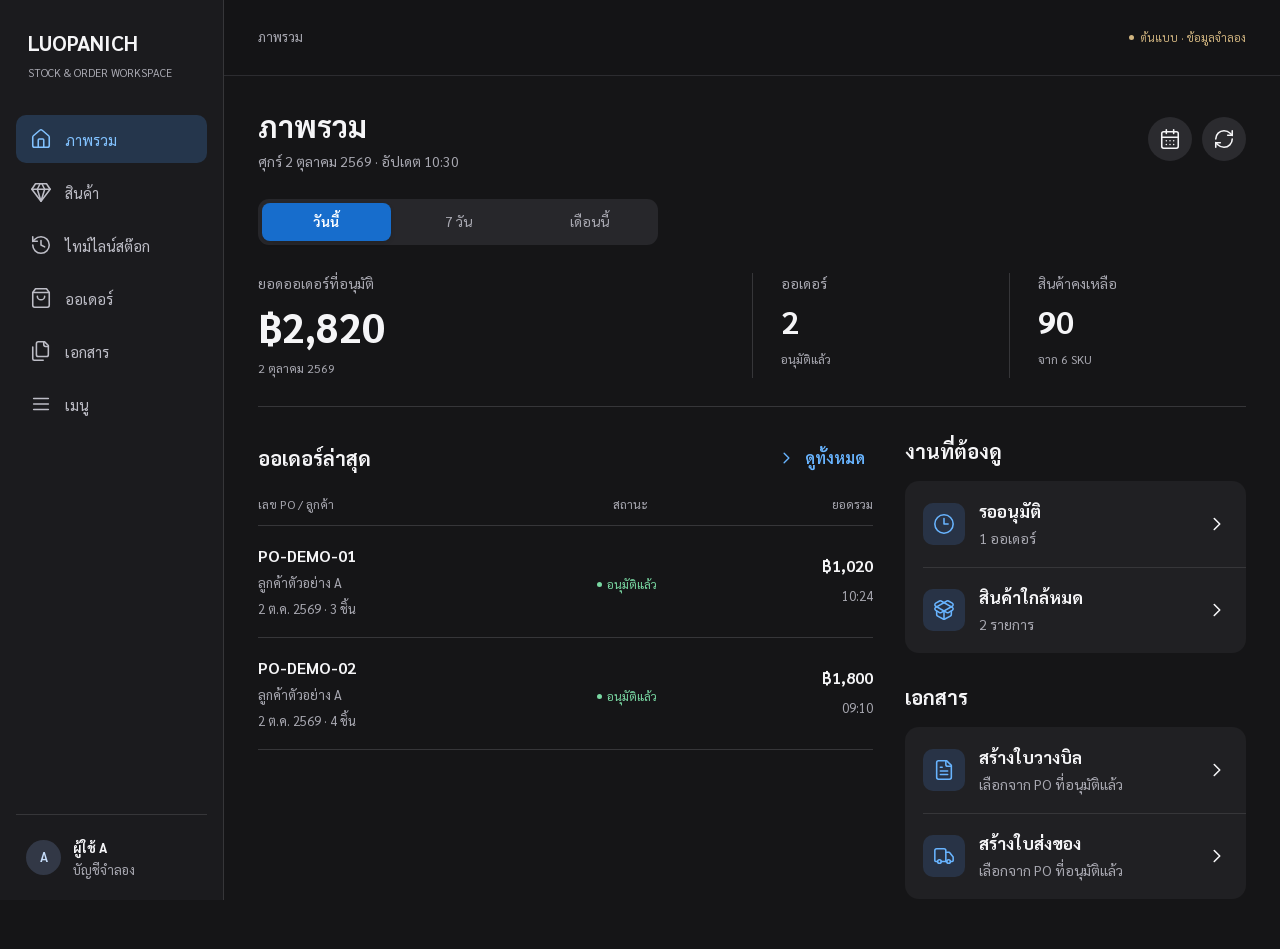
<file: index.html>
<!doctype html>
<html lang="th">
<head>
  <meta charset="utf-8">
  <meta name="viewport" content="width=device-width, initial-scale=1, viewport-fit=cover">
  <meta name="theme-color" content="#151517">
  <meta http-equiv="Content-Security-Policy" content="default-src 'self' file:; script-src 'self' file:; style-src 'self' file:; img-src 'self' file: data:; font-src 'self' file:; connect-src 'none'; object-src 'none'; base-uri 'none'; form-action 'none'">
  <title>LUOPANICH · B / iOS Prototype</title>
  <link rel="stylesheet" href="styles.css">
  <script defer src="assets/vendor/lucide.min.js"></script>
  <script defer src="model.js"></script>
  <script defer src="app.js"></script>
</head>
<body>
  <a class="skip-link" href="#main">ข้ามไปเนื้อหา</a>
  <aside id="sidebar" aria-label="เมนูหลัก"></aside>
  <div class="workspace">
    <header id="topbar"></header>
    <main id="main" tabindex="-1"></main>
  </div>
  <nav id="tabbar" aria-label="เมนูมือถือ"></nav>
  <div id="taskbar"></div>
  <dialog id="dialog" aria-labelledby="dialog-title"></dialog>
  <div id="toast" role="status" aria-live="polite"></div>
  <noscript>ต้นแบบนี้ต้องเปิดใช้ JavaScript เพื่อแสดงข้อมูลจำลอง</noscript>
</body>
</html>
</file>
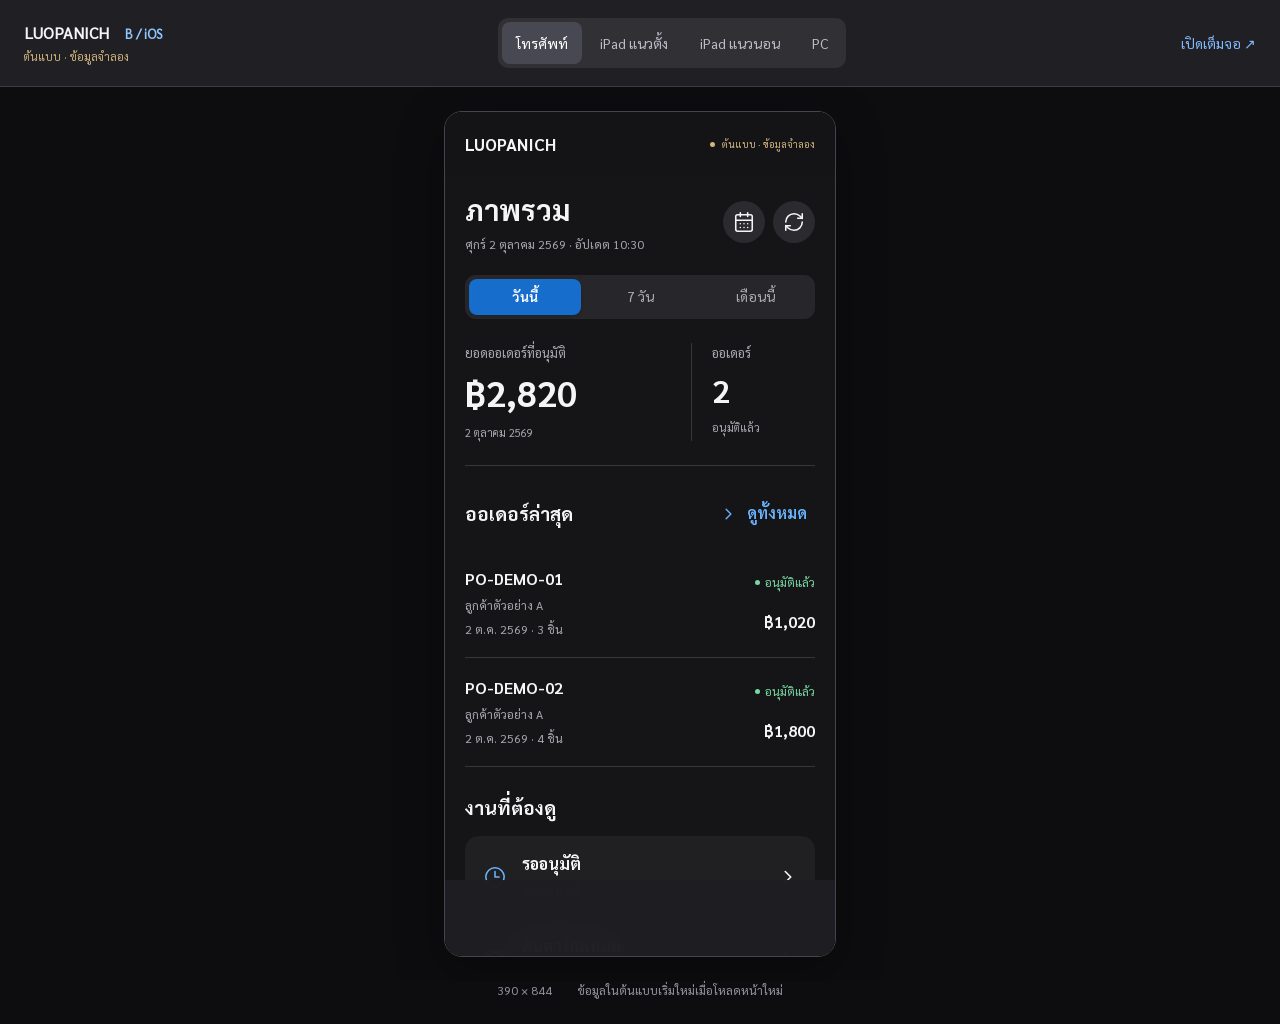
<file: preview.html>
<!doctype html>
<html lang="th">
<head>
  <meta charset="utf-8">
  <meta name="viewport" content="width=device-width,initial-scale=1">
  <title>LUOPANICH · Responsive Preview</title>
  <link rel="stylesheet" href="preview.css">
  <script defer src="preview.js"></script>
</head>
<body>
  <header><div><strong>LUOPANICH <span>B / iOS</span></strong><small>ต้นแบบ · ข้อมูลจำลอง</small></div><nav aria-label="ขนาดหน้าจอตัวอย่าง"><button data-size="phone" aria-pressed="true">โทรศัพท์</button><button data-size="tablet" aria-pressed="false">iPad แนวตั้ง</button><button data-size="landscape" aria-pressed="false">iPad แนวนอน</button><button data-size="desktop" aria-pressed="false">PC</button></nav><a href="index.html" target="_blank" rel="noopener">เปิดเต็มจอ ↗</a></header>
  <main><div class="canvas"><div class="device" data-size="phone"><iframe src="index.html" title="ต้นแบบ Luopanich ข้อมูลจำลอง"></iframe></div></div></main>
  <footer><span id="dimensions">390 × 844</span><span>ข้อมูลในต้นแบบเริ่มใหม่เมื่อโหลดหน้าใหม่</span></footer>
</body>
</html>
</file>
<file: styles.css>
@font-face{font-family:Sarabun;src:url('assets/fonts/Sarabun-Regular.ttf') format('truetype');font-weight:400;font-display:swap}
@font-face{font-family:Sarabun;src:url('assets/fonts/Sarabun-SemiBold.ttf') format('truetype');font-weight:600;font-display:swap}
@font-face{font-family:Sarabun;src:url('assets/fonts/Sarabun-Bold.ttf') format('truetype');font-weight:700;font-display:swap}
:root{color-scheme:dark;--bg:#151517;--surface:#202023;--raised:#2b2b2f;--line:#363639;--text:#f5f5f7;--muted:#a9a9b2;--blue:#68b4ff;--action:#1378ed;--green:#79d7a2;--amber:#f2c46d;--red:#ff929d;--radius:14px;--nav:224px;--font:-apple-system,BlinkMacSystemFont,'Segoe UI',Sarabun,sans-serif}
*{box-sizing:border-box;letter-spacing:0}
body{margin:0;background:var(--bg);color:var(--text);font:16px/1.55 var(--font);-webkit-font-smoothing:antialiased}
button,input,select,textarea{font:inherit;color:inherit}
button,a,input,select,textarea{-webkit-tap-highlight-color:transparent}
button{cursor:pointer;border:0;background:none;touch-action:manipulation}
button:disabled{opacity:.42;cursor:not-allowed}
a{color:var(--blue);text-decoration:none}
button:focus-visible,a:focus-visible,input:focus-visible,select:focus-visible,textarea:focus-visible{outline:3px solid var(--blue);outline-offset:3px}
button:hover:not(:disabled){filter:brightness(1.1)}
button:active:not(:disabled){transform:translateY(1px)}
input,select,textarea{border:1px solid var(--line);border-radius:9px;background:var(--raised);min-height:46px;padding:10px 12px;max-width:100%}
input::placeholder,textarea::placeholder{color:var(--muted);opacity:1}
input[type=checkbox]{width:23px;height:23px;min-height:0;margin:0;accent-color:var(--action);flex-shrink:0;cursor:pointer}
input[type=number]{width:80px;font-variant-numeric:tabular-nums}
textarea{width:100%;resize:vertical;min-height:80px}
h1,h2,h3,p{margin:0}h1{font-size:30px;font-weight:700;line-height:1.3}h2{font-size:20px;line-height:1.4}h3{font-size:17px}
small,.small{font-size:13px}.muted{color:var(--muted)}.blue{color:var(--blue)}.green{color:var(--green)}.amber{color:var(--amber)}.red{color:var(--red)}
.num{font-variant-numeric:tabular-nums}.truncate{overflow:hidden;text-overflow:ellipsis;white-space:nowrap;min-width:0}.total-detail{display:block}
svg.lucide{width:22px;height:22px;stroke-width:1.7;flex-shrink:0;pointer-events:none}
.icon-button{width:44px;height:44px;display:inline-flex;align-items:center;justify-content:center;border-radius:50%;background:var(--raised);flex-shrink:0;position:relative}
.icon-button[data-tip]:hover:after{content:attr(data-tip);position:absolute;right:0;top:calc(100% + 8px);background:#45454c;border:1px solid #5e5e67;border-radius:6px;padding:5px 9px;white-space:nowrap;font-size:12px;z-index:25;pointer-events:none}
.primary,.secondary,.text-button{min-height:46px;padding:10px 18px;display:inline-flex;align-items:center;justify-content:center;gap:9px;border-radius:10px;font-weight:600}
.primary{background:var(--action);color:#fff}.secondary{background:var(--raised);border:1px solid var(--line)}.text-button{color:var(--blue);padding:8px}
.text-button svg{width:19px}.danger{color:var(--red)}.grow{flex:1;min-width:0}.row{display:flex;align-items:center;gap:12px}.between{justify-content:space-between}.wrap{flex-wrap:wrap}.stack{display:grid;gap:16px}.hide{display:none!important}
.skip-link{position:fixed;top:-100px;left:20px;background:var(--action);color:white;padding:12px;z-index:100}.skip-link:focus{top:12px}
#sidebar{position:fixed;width:var(--nav);inset:0 auto 0 0;border-right:1px solid var(--line);background:#1b1b1e;display:flex;flex-direction:column;padding:30px 16px 20px;z-index:30}
.brand{font-size:21px;font-weight:700;letter-spacing:0;line-height:1.2}.brand-sub{font-size:11px;color:var(--muted);margin-top:9px}
.sidebar-brand{padding:0 12px 34px}.sidebar-nav{display:grid;gap:5px}.nav-button{min-height:48px;display:flex;align-items:center;gap:13px;padding:11px 14px;width:100%;border-radius:10px;text-align:left;color:#bdbdc6;font-size:15px}.nav-button.active{background:#25364c;color:#82c2ff}.nav-button:hover{background:#2c2c30}.sidebar-bottom{margin-top:auto;padding:20px 10px 0;border-top:1px solid var(--line)}.avatar{width:35px;height:35px;border-radius:50%;display:grid;place-items:center;background:#323846;color:#c6ddfa;font-weight:600;font-size:13px}
.workspace{margin-left:var(--nav)}#topbar{height:76px;display:flex;align-items:center;justify-content:space-between;padding:0 34px;border-bottom:1px solid #2c2c30;background:rgba(21,21,23,.94);position:sticky;top:0;z-index:20;backdrop-filter:blur(12px)}.top-caption{font-size:13px;color:var(--muted)}.demo-badge{display:inline-flex;align-items:center;gap:7px;font-size:11px;color:#d1b580;white-space:nowrap}.demo-badge:before{content:'';width:5px;height:5px;border-radius:50%;background:#d1b580}.mobile-brand{display:none}
#main{max-width:1440px;padding:30px 34px 50px;margin:0 auto;min-height:calc(100dvh - 76px);outline:none}.page-heading{display:flex;align-items:center;justify-content:space-between;gap:18px;margin-bottom:26px}.page-subtitle{font-size:14px;color:var(--muted);margin-top:6px}.page-heading .controls{display:flex;gap:10px;align-items:center}.eyebrow{font-size:12px;color:var(--muted);margin-bottom:8px}.section{margin-top:28px}.section-title{display:flex;align-items:center;justify-content:space-between;gap:12px;margin-bottom:14px;min-height:32px}.section-title .small{color:var(--muted)}
.segmented{display:flex;padding:4px;background:#27272b;border-radius:11px;gap:3px;max-width:400px}.segmented button{flex:1;min-height:38px;padding:6px 16px;border-radius:8px;color:var(--muted);white-space:nowrap;font-size:14px}.segmented button[aria-pressed=true],.segmented button[aria-selected=true]{background:#45454c;color:#fff;font-weight:600;box-shadow:0 2px 4px #0002}.segmented.blue-selection button[aria-pressed=true]{background:#176dcc}
.summary-band{display:grid;grid-template-columns:2fr 1fr 1fr;padding:28px 0;border-bottom:1px solid var(--line);gap:20px}.metric{border-left:1px solid var(--line);padding-left:28px}.metric:first-child{border-left:0;padding-left:0}.metric-label{color:var(--muted);font-size:14px;margin-bottom:8px}.metric-value{font-size:32px;font-weight:700;line-height:1.2}.metric:first-child .metric-value{font-size:40px}.metric-caption{font-size:12px;color:var(--muted);margin-top:9px}.dashboard-grid{display:grid;grid-template-columns:minmax(0,1.8fr) minmax(250px,1fr);gap:32px}.list-group{background:var(--surface);border-radius:var(--radius);overflow:hidden}.group-row{display:flex;align-items:center;gap:14px;min-height:76px;padding:17px 18px;width:100%;text-align:left;position:relative}.group-row+.group-row:before{content:'';height:1px;background:var(--line);position:absolute;left:18px;right:0;top:0}.group-row p{font-size:14px;color:var(--muted);margin-top:4px}.row-icon{width:42px;height:42px;display:grid;place-items:center;color:var(--blue);background:#283346;border-radius:10px;flex-shrink:0}.chevron{color:#8a8a94;width:18px!important}.badge{font-size:12px;display:inline-flex;align-items:center;gap:5px;color:var(--green);white-space:nowrap}.badge:before{content:'';width:5px;height:5px;border-radius:50%;background:currentColor}.badge.pending{color:var(--amber)}.badge.draft{color:var(--blue)}.order-entry{display:grid;grid-template-columns:minmax(0,1fr) 140px 120px;align-items:center;gap:16px;width:100%;text-align:left;padding:18px 0;border-bottom:1px solid var(--line)}.order-meta{font-size:13px;color:var(--muted);margin-top:5px}.order-value{text-align:right}.order-value strong{display:block;margin-bottom:4px}.list-header{display:grid;grid-template-columns:minmax(0,1fr) 140px 120px;padding-bottom:11px;border-bottom:1px solid var(--line);font-size:12px;color:var(--muted)}.list-header span:last-child{text-align:right}
.toolbar{display:flex;align-items:center;gap:12px;flex-wrap:wrap;margin-bottom:20px}.search{display:flex;align-items:center;gap:10px;background:var(--raised);border:1px solid transparent;border-radius:11px;padding:0 14px;flex:1;min-width:180px;max-width:560px;color:var(--muted)}.search:focus-within{border-color:var(--blue)}.search input{border:0;outline:0!important;width:100%;padding:12px 0;background:transparent;min-width:0;height:48px;font-size:16px}.search svg{width:20px}.search .clear-search{width:28px;height:32px;display:grid;place-items:center;color:var(--muted)}.search .clear-search svg{width:16px}.filter-toggle{border-radius:11px}.filter-panel{display:flex;flex-wrap:wrap;gap:16px;margin-bottom:22px;padding:16px 0;border-block:1px solid var(--line)}.field{display:grid;gap:7px;min-width:0}.field>span,.field>label{color:var(--muted);font-size:13px}.field input,.field select{width:100%}.filter-panel .field{flex:1;min-width:150px}.results-caption{display:flex;justify-content:space-between;align-items:center;color:var(--muted);font-size:13px;margin:0 0 12px}.results-caption select{font-size:13px;border:0;background:transparent;padding:6px;min-height:38px}
.products{border-radius:var(--radius);background:var(--surface);overflow:hidden}.product-row{display:grid;grid-template-columns:68px minmax(0,1fr) 110px 100px 24px;align-items:center;gap:20px;padding:18px 20px;border-bottom:1px solid var(--line);width:100%;text-align:left}.product-row:last-child{border:0}.product-row:hover{background:#27272b}.thumb{width:68px;height:68px;object-fit:contain;border-radius:9px;background:#fafafa;flex-shrink:0}.product-name{font-weight:600;overflow-wrap:anywhere}.product-info small{display:block;color:var(--muted);margin-top:4px}.product-stock{font-size:14px}.product-stock strong{font-size:18px;display:block}.product-price{text-align:right;font-weight:600}.stock-low{color:var(--amber)}.stock-out{color:var(--red)}.product-stock-mobile{display:none}.empty{padding:55px 16px;text-align:center;color:var(--muted)}.empty svg{width:38px;height:38px;margin-bottom:14px}.empty strong{display:block;color:var(--text);margin-bottom:8px}.empty p{font-size:14px}.empty .secondary{margin-top:20px}
.timeline-group{margin-bottom:28px}.date-label{font-size:14px;color:var(--muted);padding:10px 0 15px}.event-row{border-bottom:1px solid var(--line)}.event-row summary{list-style:none;display:grid;grid-template-columns:52px 52px minmax(0,1fr) 150px;gap:15px;align-items:center;cursor:pointer;padding:18px 0}.event-row summary::-webkit-details-marker{display:none}.event-row .thumb{width:52px;height:52px}.event-time{font-size:13px;color:var(--muted)}.event-value{text-align:right}.event-value strong{font-size:18px}.event-details{padding:14px 16px;margin:0 0 18px 82px;border-left:2px solid #50505b;background:#1e1e22;font-size:14px}.event-details div+div{margin-top:6px}.event-type{font-size:12px;margin-top:5px;color:var(--muted)}
.doc-hub{display:grid;grid-template-columns:1fr 1fr;gap:18px}.doc-launch{display:flex;gap:18px;align-items:center;padding:28px 24px;min-height:150px;border:1px solid var(--line);border-radius:14px;text-align:left;background:var(--surface)}.doc-launch .row-icon{width:55px;height:55px}.doc-launch h2{margin-bottom:7px}.doc-launch p{font-size:14px;color:var(--muted)}.doc-launch .chevron{margin-left:auto}.draft-row{display:flex;align-items:center;gap:16px;width:100%;padding:20px 0;border-bottom:1px solid var(--line);text-align:left}.draft-row .price{text-align:right}.stepper{display:flex;align-items:flex-start;justify-content:center;max-width:650px;margin:0 auto 28px}.step{flex:1;text-align:center;position:relative;color:var(--muted);font-size:12px}.step:not(:last-child):after{content:'';position:absolute;top:16px;left:calc(50% + 26px);right:calc(-50% + 26px);height:1px;background:#4a4a52}.step-dot{height:32px;width:32px;margin:0 auto 7px;border-radius:50%;border:1px solid #53535d;display:grid;place-items:center}.step.active{color:var(--blue)}.step.active .step-dot,.step.done .step-dot{color:white;background:var(--action);border-color:var(--action)}.step-dot svg{width:17px;height:17px}.po-list{background:var(--surface);border-radius:14px;overflow:hidden}.po-row{display:flex;gap:16px;align-items:center;padding:20px;width:100%;min-height:98px;border-bottom:1px solid var(--line);cursor:pointer}.po-row:last-child{border:0}.po-row:has(input:checked){background:#203044}.po-row.disabled{opacity:.5;cursor:not-allowed}.po-row input{border-radius:50%;accent-color:var(--action)}.po-data{flex:1;min-width:0}.po-data strong{display:block;margin-bottom:4px}.po-data p{font-size:14px;color:var(--muted)}.po-right{text-align:right}.po-right small{display:block;color:var(--muted);margin-top:5px}.selection-note{font-size:13px;color:var(--muted);margin-top:14px}.task-view #main{padding-bottom:120px}.task-view #tabbar{display:none}
#taskbar{display:none}.task-view #taskbar{display:flex;align-items:center;justify-content:space-between;gap:16px;position:fixed;bottom:0;left:var(--nav);right:0;padding:16px 34px max(16px,env(safe-area-inset-bottom));background:rgba(34,34,38,.96);border-top:1px solid var(--line);z-index:25;backdrop-filter:blur(12px)}.task-summary strong{display:block;font-size:17px}.task-summary small{color:var(--muted)}.task-actions{display:flex;gap:10px}.task-back{display:inline-flex;align-items:center;gap:4px;min-height:44px;color:var(--blue);padding:0 5px 0 0}.task-back svg{width:21px}.doc-layout{display:grid;grid-template-columns:minmax(0,1fr) minmax(320px,.85fr);gap:30px;align-items:start}.doc-layout.only-picker{display:block;max-width:800px;margin:0 auto}.doc-meta{display:flex;gap:20px;justify-content:space-between;padding:0 0 22px;margin-bottom:22px;border-bottom:1px solid var(--line)}.doc-meta strong{display:block}.doc-meta small{color:var(--muted);display:block;margin-bottom:5px}.po-tags{display:flex;flex-wrap:wrap;gap:8px;margin-top:12px}.po-tag{font-size:12px;color:var(--muted);border:1px solid var(--line);border-radius:6px;padding:4px 7px}.editor-tabs{display:none}.edit-item{padding:18px 0;border-bottom:1px solid var(--line)}.edit-item-top{display:flex;align-items:center;gap:12px}.edit-item-top .thumb{width:52px;height:52px}.select-label{min-width:40px;min-height:44px;display:flex;align-items:center;justify-content:center}.edit-item-controls{display:flex;align-items:flex-end;justify-content:space-between;gap:12px;padding-left:64px;margin-top:15px}.edit-item-controls .field{max-width:100px}.edit-item-controls .item-sum{text-align:right}.item-sum small{color:var(--muted);display:block;margin-bottom:8px}.qty-stepper{display:flex;border:1px solid var(--line);border-radius:9px;overflow:hidden;background:var(--raised)}.qty-stepper button{width:42px;min-height:44px;display:grid;place-items:center;flex-shrink:0}.qty-stepper button svg{width:16px}.qty-stepper input{width:51px;min-width:0;padding:6px 2px;text-align:center;border:0;border-radius:0;-moz-appearance:textfield}.qty-stepper input::-webkit-inner-spin-button{appearance:none}.doc-total{display:flex;justify-content:space-between;gap:16px;padding:22px 0;font-weight:600}.doc-total strong{font-size:24px}.doc-note{margin-top:22px}.error-text{color:var(--red);font-size:14px;margin-top:10px}.error-banner{border-left:3px solid var(--red);padding:12px 16px;background:#32232a;margin-bottom:18px}.preview-panel{border-left:1px solid var(--line);padding-left:28px;position:sticky;top:103px;min-width:0}.preview-tools{display:flex;align-items:center;justify-content:space-between;gap:8px;margin-bottom:16px}.preview-tools .icon-button{width:44px;height:44px}.preview-ready{font-size:12px;color:var(--green);display:flex;align-items:center;gap:6px}.preview-ready svg{width:15px}.paper{background:white;color:#202328;padding:30px 24px;min-height:520px;font-family:Sarabun,sans-serif;box-shadow:0 8px 26px #0002;overflow-wrap:anywhere}.paper-head{display:flex;justify-content:space-between;gap:14px;border-bottom:2px solid #242932;padding-bottom:17px;margin-bottom:18px}.paper-brand{font-size:18px;font-weight:700}.paper h3{font-size:16px}.paper-meta{font-size:11px;line-height:1.7}.paper-label{color:#666;font-size:10px}.paper table{width:100%;border-collapse:collapse;margin-top:22px;font-size:10px}.paper th{text-align:left;background:#f0f1f3;border-block:1px solid #d8dce2;padding:8px 4px;font-weight:600}.paper td{border-bottom:1px solid #e5e7eb;padding:10px 4px;vertical-align:middle}.paper td img{width:28px;height:28px;object-fit:contain}.paper td.numeric,.paper th.numeric{text-align:right}.paper-total{display:flex;justify-content:space-between;margin-top:16px;font-weight:700;font-size:13px}.paper-note{font-size:11px;margin-top:20px}.paper-signatures{display:flex;justify-content:space-between;margin-top:60px;font-size:10px;text-align:center;gap:20px}.paper-signatures span{padding-top:8px;border-top:1px solid #aaa;min-width:90px}.paper-demo{font-size:10px;text-align:center;color:#777;margin-top:28px}.preview-full{max-width:760px;margin:0 auto}.preview-full .paper{padding:44px;min-height:840px}.preview-full .paper table{font-size:13px}.preview-full .paper td img{width:40px;height:40px}.preview-full .paper-meta{font-size:13px}.preview-full .paper-total{font-size:18px}.preview-full .paper-brand{font-size:24px}.preview-full .paper-signatures{margin-top:100px}
#tabbar{display:none}.menu-grid{max-width:700px}.menu-grid .list-group+.list-group{margin-top:24px}
dialog{background:var(--surface);color:var(--text);border:1px solid #414147;border-radius:20px;padding:24px;max-width:510px;width:calc(100% - 32px);max-height:calc(100dvh - 40px);overflow:auto;box-shadow:0 25px 100px #0007}dialog::backdrop{background:#0009;backdrop-filter:blur(3px)}.dialog-head{display:flex;align-items:center;justify-content:space-between;gap:15px;margin-bottom:22px}.dialog-head h2{font-size:21px}.dialog-head .icon-button{width:40px;height:40px}.dialog-product{display:flex;align-items:center;gap:20px;margin-bottom:25px}.dialog-product .thumb{width:100px;height:100px}.dialog-product h3{margin-bottom:6px}.stock-number{font-size:26px;font-weight:600}.dialog-actions{display:flex;gap:10px;justify-content:flex-end;margin-top:22px}.dialog-actions .primary{flex:1}.dialog-fields{display:grid;grid-template-columns:1fr 1fr;gap:16px}.stock-preview{background:var(--raised);border-radius:10px;padding:15px;margin-top:18px;display:flex;align-items:center;justify-content:space-between}.stock-preview strong{font-size:21px}.dialog-order-row{display:flex;gap:12px;align-items:center;padding:12px 0;border-bottom:1px solid var(--line)}.dialog-order-row .thumb{width:48px;height:48px}
#toast{position:fixed;bottom:105px;left:calc(50% + var(--nav)/2);transform:translate(-50%,15px);max-width:calc(100% - 32px);width:max-content;border-radius:12px;background:#414148;border:1px solid #5a5a65;box-shadow:0 8px 24px #0005;padding:12px 20px;opacity:0;pointer-events:none;transition:opacity .18s,transform .18s;z-index:100;font-size:14px}#toast.visible{opacity:1;transform:translate(-50%,0)}
@media(min-width:1500px){#main{padding-top:40px}.dashboard-grid{gap:48px}.product-row{padding-block:21px}}
@media(max-width:1179px){:root{--nav:82px}#sidebar{padding:27px 9px 20px}.sidebar-brand{padding:0 0 27px;text-align:center}.sidebar-brand .brand{font-size:13px}.brand-sub{display:none}.nav-button{flex-direction:column;justify-content:center;gap:5px;padding:10px 2px;font-size:10px;min-height:66px}.sidebar-bottom{padding:18px 4px 0;justify-content:center}.sidebar-bottom .account-text{display:none}#main{padding:25px 26px 40px}#topbar{padding-inline:26px}.dashboard-grid{grid-template-columns:1fr;gap:0}.summary-band{padding-top:24px}.doc-layout{grid-template-columns:1fr}.preview-panel{display:none;border-left:0;padding-left:0;position:static}.editor-tabs{display:flex;margin-bottom:25px;max-width:none}.doc-layout.show-preview .editor-panel{display:none}.doc-layout.show-preview .preview-panel{display:block;max-width:620px;width:100%;margin:0 auto}.task-view #taskbar{padding-inline:26px}.preview-full .paper{padding:34px}.product-row{grid-template-columns:60px minmax(0,1fr) 80px 75px 20px;gap:16px}.thumb{width:60px;height:60px}}
@media(min-width:1000px) and (max-width:1179px) and (orientation:landscape){.doc-layout{grid-template-columns:minmax(0,1fr) minmax(300px,.85fr);gap:20px}.preview-panel{display:block;border-left:1px solid var(--line);padding-left:20px}.editor-tabs{display:none}.paper{padding:22px 16px}.edit-item-controls{padding-left:0}}
@media(max-width:699px){:root{--nav:0px}#sidebar{display:none}.workspace{margin-left:0}#topbar{height:64px;padding:0 20px;border-bottom:0;gap:12px}.mobile-brand{display:block;font-size:17px}.top-caption{display:none}.demo-badge{font-size:10px}#main{padding:15px 20px 120px;min-height:calc(100dvh - 64px)}.page-heading{margin-bottom:22px;gap:10px}h1{font-size:29px}.page-subtitle{font-size:12px}.page-heading .controls{gap:8px}.page-heading .icon-button{width:42px;height:42px}.page-heading .primary{padding:10px}.page-heading .primary span{display:none}.segmented{max-width:none}.segmented button{min-height:36px;font-size:14px;padding:5px 12px}.summary-band{grid-template-columns:1.7fr 1fr;padding:24px 0;gap:14px}.metric:nth-child(3){display:none}.metric{padding-left:20px}.metric:first-child .metric-value{font-size:36px}.metric-value{font-size:32px}.metric-label{font-size:13px}.metric-caption{font-size:11px}.dashboard-grid{display:block}.section{margin-top:25px}.section-title{margin-bottom:12px}.section-title h2{font-size:19px}.list-header{display:none}.order-entry{grid-template-columns:minmax(0,1fr) auto;gap:10px;padding:18px 0}.order-status{grid-column:2;grid-row:1;align-self:start}.order-value{grid-column:2;grid-row:1;align-self:end;padding-top:26px}.order-value small{display:none}.order-info{padding-right:2px}.order-meta{font-size:12px}.group-row{padding:16px;gap:13px;min-height:78px}.group-row .row-icon{background:none;width:28px}.group-row h3{font-size:16px}.toolbar{gap:10px;margin-bottom:14px}.toolbar .search{max-width:none}.toolbar>.secondary{padding-inline:12px}.search{min-width:0;padding:0 12px}.search input{font-size:16px}.filter-panel{gap:12px}.filter-panel .field{min-width:130px}.product-row{grid-template-columns:66px minmax(0,1fr) auto;gap:12px;padding:16px 14px}.product-row .thumb{width:66px;height:66px}.product-row .chevron{display:none}.product-stock{display:none}.product-stock-mobile{display:block!important}.product-name{font-size:15px;line-height:1.45}.product-info small{font-size:12px;margin-top:3px}.product-price{font-size:15px}.results-caption{font-size:12px}.products{border-radius:14px}.doc-hub{grid-template-columns:1fr;gap:14px}.doc-launch{padding:22px 18px;min-height:115px}.doc-launch h2{font-size:19px}.doc-launch .row-icon{width:48px;height:48px}.draft-row .price{font-size:14px}.draft-row .row-icon{width:35px;background:none}.draft-row{gap:10px}.event-row summary{grid-template-columns:43px 45px minmax(0,1fr) auto;gap:9px;padding:17px 0}.event-row .thumb{width:45px;height:45px}.event-row .product-name{font-size:14px}.event-row small{font-size:11px}.event-value strong{font-size:16px}.event-time{font-size:11px}.event-type{font-size:11px}.event-details{margin-left:52px;font-size:13px}.event-value .small{font-size:11px}.event-row .event-title{display:none}
#tabbar{position:fixed;bottom:0;inset-inline:0;height:calc(76px + env(safe-area-inset-bottom));padding:9px 10px calc(7px + env(safe-area-inset-bottom));display:grid;grid-template-columns:repeat(4,minmax(0,1fr));background:rgba(31,31,35,.96);border-top:1px solid #3c3c42;backdrop-filter:blur(15px);z-index:30}#tabbar button{min-width:0;display:flex;flex-direction:column;align-items:center;justify-content:center;gap:5px;color:#b5b5c0;font-size:11px;min-height:52px}#tabbar button svg{width:23px;height:23px}#tabbar button.active{color:var(--blue)}#tabbar button.active svg{stroke-width:2.3}
.task-view #topbar{height:58px;border-bottom:1px solid #2a2a2d}.task-view #main{padding-top:18px;padding-bottom:calc(120px + env(safe-area-inset-bottom))}.task-view .page-heading{margin-bottom:22px}.task-view h1{font-size:23px}.stepper{margin-bottom:25px}.step{font-size:11px}.step-dot{width:30px;height:30px}.step:not(:last-child):after{top:15px;left:calc(50% + 22px);right:calc(-50% + 22px)}.po-row{padding:17px 14px;gap:13px;min-height:96px}.po-right{max-width:98px}.po-data strong{font-size:15px}.po-data p{font-size:12px}.po-right small{font-size:11px}.po-right .badge{font-size:11px}.selection-note{font-size:12px}.task-view #taskbar{left:0;padding:13px 18px max(13px,env(safe-area-inset-bottom));gap:10px;min-height:87px}.task-summary strong{font-size:15px}.task-summary small{font-size:11px}.task-actions{gap:8px;flex:1;justify-content:flex-end}.task-actions .primary,.task-actions .secondary{font-size:14px;padding:12px 14px;min-height:48px}.task-actions svg{width:19px}.task-actions .save-label{display:none}.task-actions .save-draft{width:48px;padding:12px}.doc-meta{gap:14px;padding-bottom:18px;margin-bottom:18px}.doc-meta strong{font-size:15px}.doc-meta .text-button{font-size:13px;flex-shrink:0}.doc-meta .po-tags{gap:5px}.po-tag{font-size:10px}.doc-meta small{font-size:12px}.editor-tabs{margin-bottom:20px}.edit-item-top{gap:9px}.edit-item-top .thumb{width:48px;height:48px}.edit-item-top .product-name{font-size:14px}.edit-item-top small{font-size:11px}.select-label{min-width:29px}.edit-item-controls{padding-left:38px;gap:10px;align-items:center}.edit-item-controls .field span{font-size:12px}.item-sum small{font-size:12px}.item-sum strong{font-size:16px}.qty-stepper button{width:38px}.qty-stepper input{width:40px}.doc-total{padding:20px 0}.preview-tools h3{font-size:16px}.preview-tools .icon-button{width:40px;height:40px}.paper{padding:22px 16px;min-height:490px}.preview-full .paper{padding:22px 16px;min-height:560px}.preview-full .paper table{font-size:10px}.preview-full .paper td img{width:26px;height:26px}.preview-full .paper-meta{font-size:11px}.preview-full .paper-brand{font-size:18px}.preview-full .paper-signatures{margin-top:65px}.preview-full .paper-total{font-size:15px}dialog{padding:22px 20px;border-radius:20px;width:calc(100% - 24px);max-height:calc(100dvh - 24px)}.dialog-product .thumb{width:80px;height:80px}.dialog-product h3{font-size:16px}.dialog-head h2{font-size:20px}.dialog-fields{gap:12px}.dialog-actions .primary,.dialog-actions .secondary{font-size:14px;padding:10px 14px}#toast{left:50%;bottom:106px;font-size:13px;text-align:center;max-width:calc(100% - 24px)}
}
@media(max-width:374px){#main{padding-inline:15px}#topbar{padding-inline:15px}.brand.mobile-brand{font-size:15px}.demo-badge{font-size:9px}.product-row{grid-template-columns:56px minmax(0,1fr) auto;gap:10px;padding:14px 12px}.product-row .thumb{width:56px;height:56px}.product-name{font-size:14px}.product-price{font-size:14px}.page-heading{gap:7px}h1{font-size:27px}.page-heading .controls{gap:6px}.page-heading .icon-button{width:40px;height:40px}.event-row summary{grid-template-columns:38px 40px minmax(0,1fr) auto;gap:7px}.event-row .thumb{width:40px;height:40px}.task-actions .primary{padding-inline:10px}.task-summary strong{font-size:14px}.task-summary small{font-size:10px}.task-view #taskbar{padding-inline:14px}.edit-item-controls{padding-left:0}}
@media(prefers-reduced-motion:reduce){*,*:before,*:after{scroll-behavior:auto!important;transition:none!important;animation:none!important}}
@media print{body{background:#fff;color:#111}#sidebar,#topbar,#tabbar,#taskbar,.skip-link,#toast,.page-heading,.stepper,.editor-panel,.editor-tabs,.preview-tools,dialog{display:none!important}.workspace{margin:0}#main{padding:0!important;margin:0;max-width:none}.doc-layout{display:block}.preview-panel{display:block!important;position:static;border:0;padding:0}.preview-full{max-width:none}.paper,.preview-full .paper{box-shadow:none;min-height:0;padding:0;font-size:12px}.paper table,.preview-full .paper table{font-size:11px}.paper table thead{display:table-header-group}.paper tr{break-inside:avoid}.paper-demo{display:block}.paper-head{break-after:avoid}.paper-signatures{break-inside:avoid}@page{size:A4;margin:15mm}}
</file>
<file: preview.css>
@font-face{font-family:Sarabun;src:url('assets/fonts/Sarabun-Regular.ttf')}*{box-sizing:border-box;letter-spacing:0}body{margin:0;background:#0d0d0f;color:#f5f5f7;font:14px/1.5 -apple-system,BlinkMacSystemFont,Sarabun,sans-serif}header{display:flex;align-items:center;justify-content:space-between;gap:20px;padding:18px 24px;background:#202024;border-bottom:1px solid #3c3c43;flex-wrap:wrap}header strong{font-size:16px}header strong span{color:#8ec7ff;margin-left:12px;font-size:13px}header small{display:block;font-size:11px;color:#d1b580;margin-top:4px}nav{display:flex;gap:4px;background:#303035;padding:4px;border-radius:10px;flex-wrap:wrap}button{background:none;border:0;color:#bdbdc8;font:inherit;min-height:42px;padding:8px 14px;border-radius:8px;cursor:pointer}button[aria-pressed=true]{background:#484852;color:#fff}a{color:#81bbff;text-decoration:none}button:focus-visible,a:focus-visible{outline:3px solid #68b4ff;outline-offset:3px}main{overflow:auto;padding:24px 20px}.canvas{width:max-content;min-width:100%;display:flex;justify-content:center;align-items:flex-start}.device{border:1px solid #454550;box-shadow:0 15px 50px #0005;border-radius:18px;overflow:hidden;flex-shrink:0;background:#151517}.device[data-size=phone]{width:392px;height:846px}.device[data-size=tablet]{width:822px;height:1182px}.device[data-size=landscape]{width:1182px;height:822px}.device[data-size=desktop]{width:1442px;height:902px;border-radius:8px}iframe{border:0;display:block;width:100%;height:100%;background:#151517}footer{display:flex;justify-content:center;gap:25px;flex-wrap:wrap;padding:0 20px 25px;color:#9393a0;font-size:12px}@media(max-width:700px){header{padding:15px;gap:12px}nav{order:3;width:100%}nav button{font-size:12px;padding:6px 10px;flex:1}main{padding:16px 8px}}
</file>
